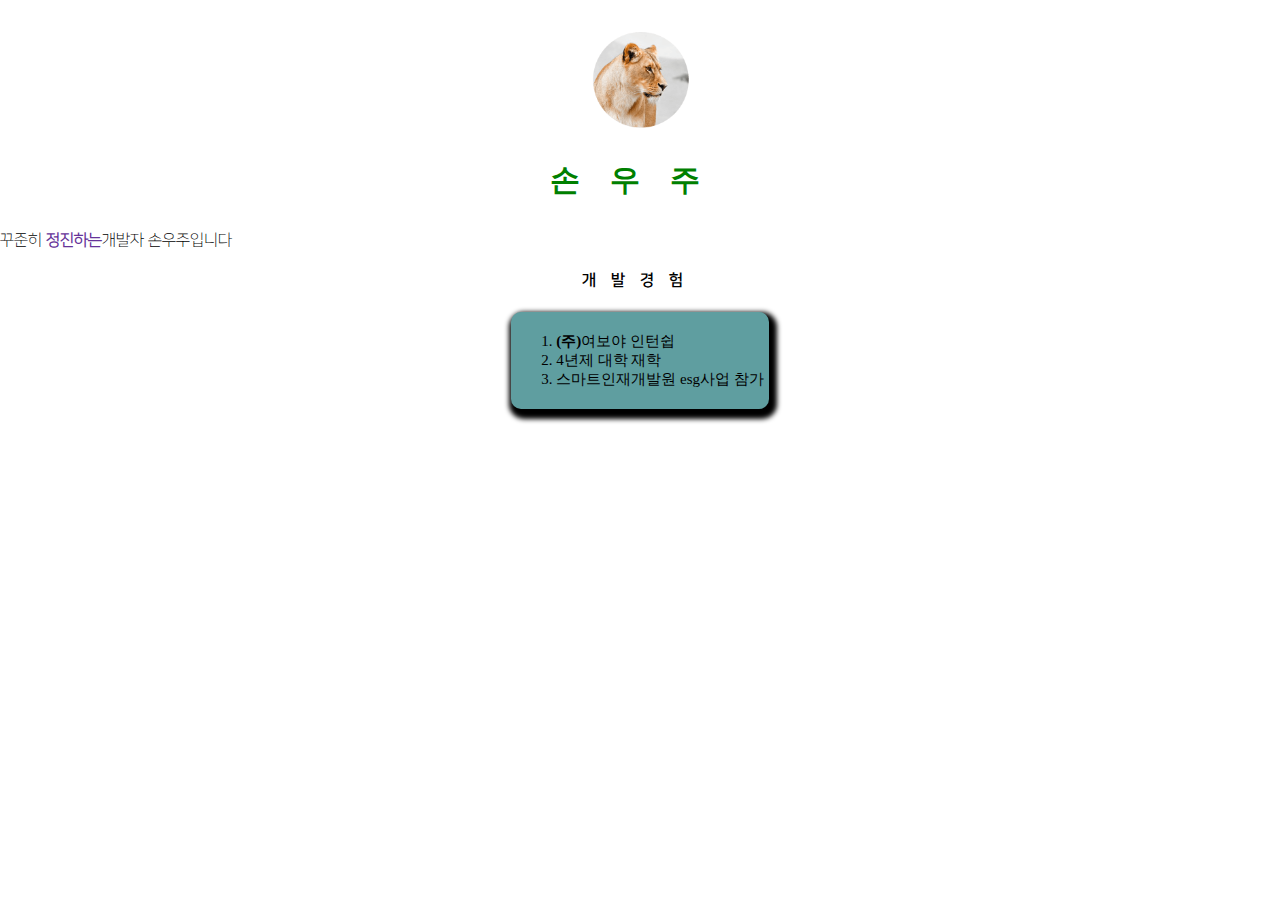
<file: index.html>
<!DOCTYPE html>
<html lang="en">
<head>
    <meta charset="UTF-8">
    <meta http-equiv="X-UA-Compatible" content="IE=edge">
    <meta name="viewport" content="width=device-width, initial-scale=1.0">
    <title>Document</title>
    <link rel="stylesheet" href="css/main.css">
</head>
<body>
<img src="lion.png" class="profile">
<h3 class="name">손우주</h3>
<p>꾸준히 <strong style="color:rebeccapurple;">정진하는</strong>개발자 손우주입니다
</p>

<h4 style="text-align: center; letter-spacing: 15px;">개발경험</h4>
<div class="box">
<ol>
    <li><strong>(주)</strong>여보야 인턴쉽</li>
    <li>4년제 대학 재학</li>
    <li>스마트인재개발원 esg사업 참가</li>
</ol>
</div>
</body>
</html>
</file>
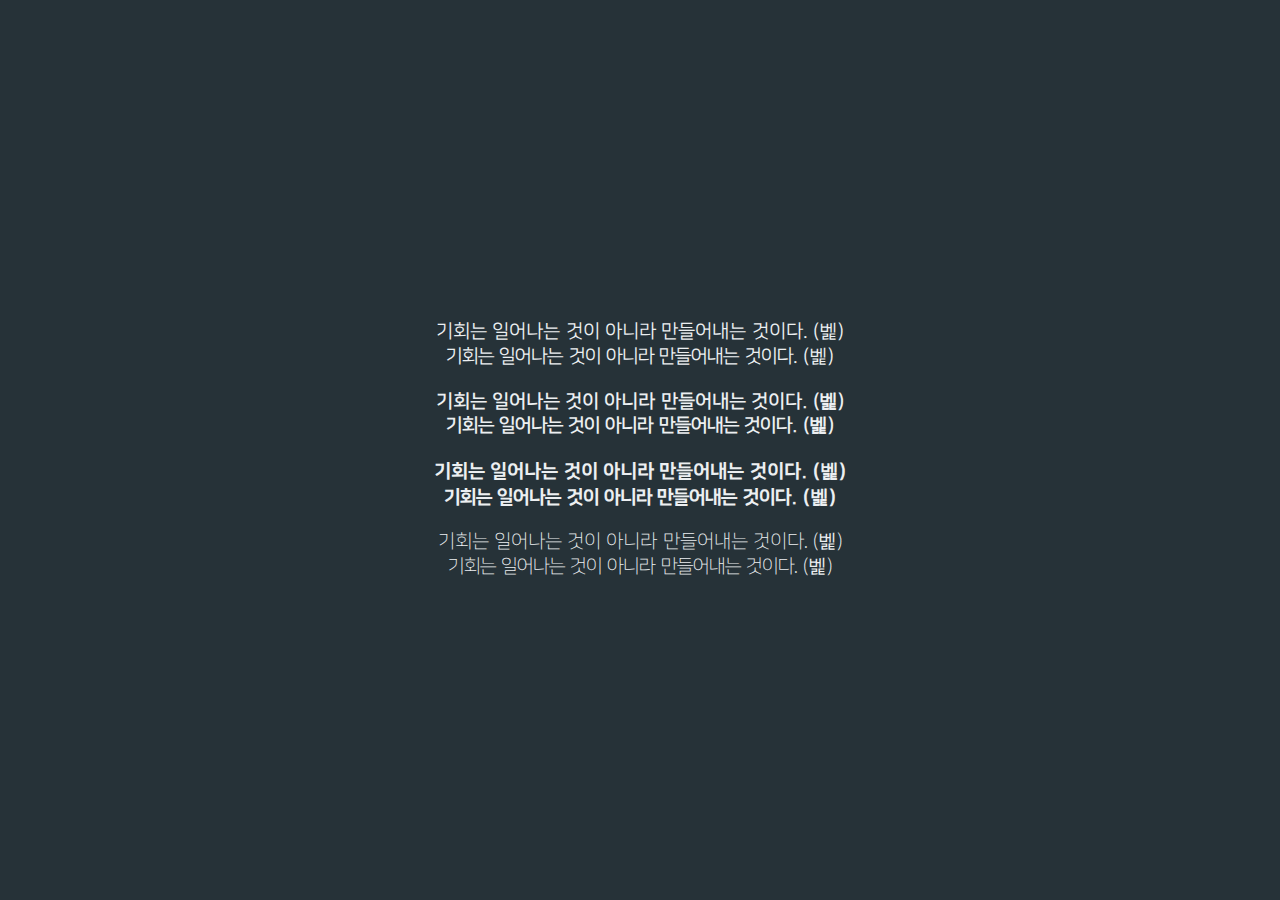
<file: font/index.html>
<!DOCTYPE html>
<html lang="ko">

<head>
  <title>나눔스퀘어 웹폰트</title>
  <meta charset="UTF-8">
  <meta name="viewport" content="width=device-width, initial-scale=1">
  <link href="nanumsquare.css" rel="stylesheet">
  <style>
    html, body{margin:0;padding:0;height:100%}
    body{background-color:#263238;font:1.2em/1.3em 'NanumSquare', sans-serif;color:#ECEFF1}
    body > div{display:table;width:100%;height:100%}
    body > div > div{display:table-cell;vertical-align:middle}
    p{text-align:center}
    p strong.extra{font-weight: 800}
    p.light{font-weight: 300}
    .ac{margin-top:-1em;font-family: 'NanumSquareAc', sans-serif !important}
</style>
</head>

<body>

  <div>
    <div>
      <p>기회는 일어나는 것이 아니라 만들어내는 것이다. (벭)</p>
      <p class="ac">기회는 일어나는 것이 아니라 만들어내는 것이다. (벭)</p>
      <p><strong>기회는 일어나는 것이 아니라 만들어내는 것이다. (벭)</strong></p>
      <p class="ac"><strong>기회는 일어나는 것이 아니라 만들어내는 것이다. (벭)</strong></p>
      <p><strong class="extra">기회는 일어나는 것이 아니라 만들어내는 것이다. (벭)</strong></p>
      <p class="ac"><strong class="extra">기회는 일어나는 것이 아니라 만들어내는 것이다. (벭)</strong></p>
      <p class="light">기회는 일어나는 것이 아니라 만들어내는 것이다. (벭)</p>
      <p class="ac light">기회는 일어나는 것이 아니라 만들어내는 것이다. (벭)</p>
    </div>
  </div>

</body>

</html>
</file>
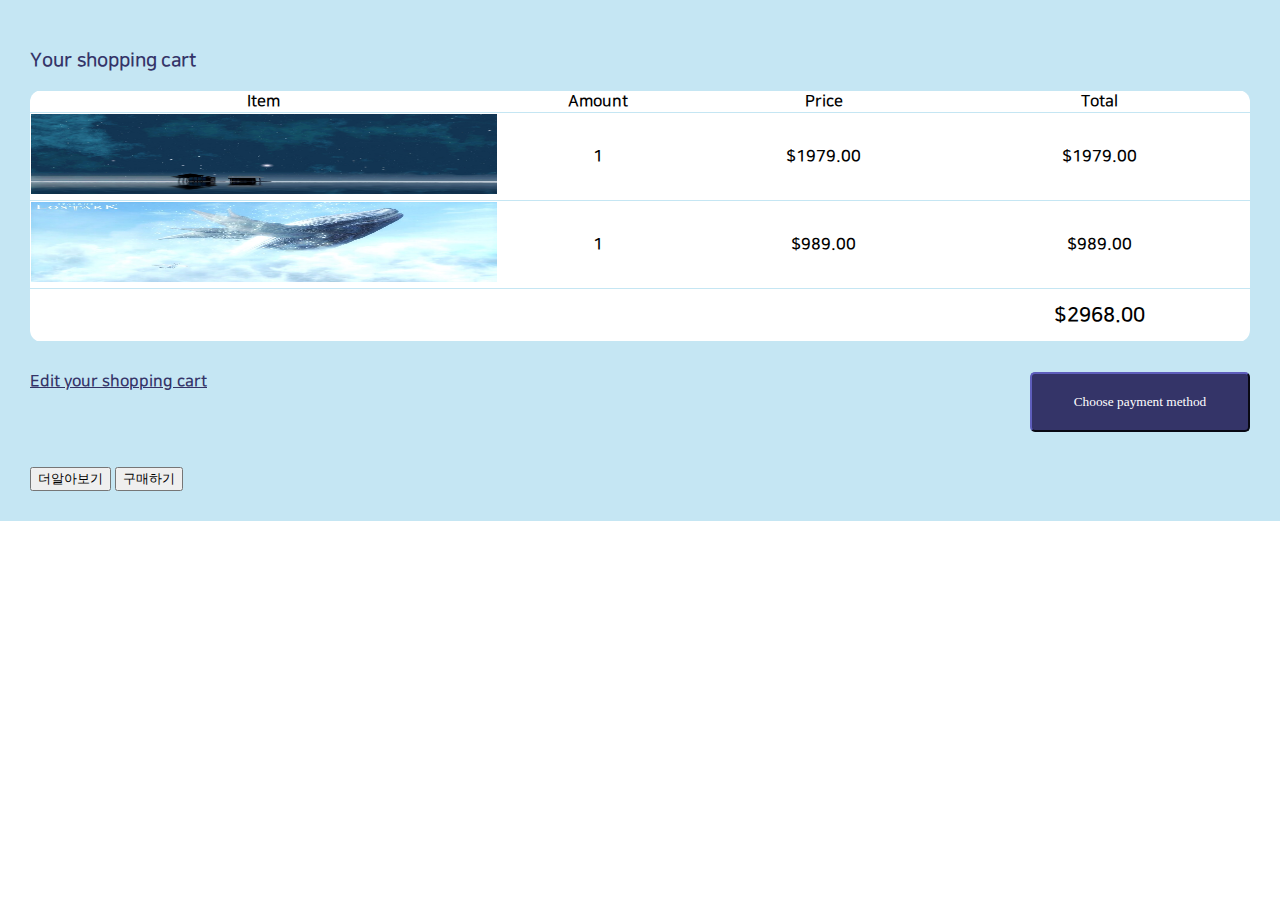
<file: cart.html>
<!DOCTYPE html>
<html lang="en">

<head>
    <meta charset="UTF-8">
    <meta http-equiv="X-UA-Compatible" content="IE=edge">
    <meta name="viewport" content="width=device-width, initial-scale=1.0">
    <title>Document</title>
    <link rel="stylesheet" href="/css/main.css">
</head>

<body>
    <div class="blue">
        <h3 style="color: rgb(52, 52, 104);">Your shopping cart</h3>

        <table class="table-work">
            <tr>
                <td>Item</td>
                <td>Amount</td>
                <td>Price</td>
                <td>Total</td>
            </tr>
            <tr>
                <td><img src="img/HZbp05D.jpg" style="height: 80px; width: 100%;"></td>
                <td>1</td>
                <td>$1979.00</td>
                <td>$1979.00</td>
            </tr>
            <tr>
                <td><img src="img/i14510618501.jpg" style="height: 80px; width: 100%;"></td>
                <td>1</td>
                <td>$989.00</td>
                <td>$989.00</td>
            </tr>
            <tr>
                <td></td>
                <td></td>
                <td></td>
                <td style="font-size: 20px; height: 50px;">$2968.00</td>
            </tr>
        </table>
        <div class="dddd">
            <a href="" style="color: rgb(52, 52, 104);">Edit your shopping cart</a>
            <button class="btn3">Choose payment method</button>
        </div>
        <br>
        <br>
        <br>
        <br>
        <button class="">더알아보기</button>
        <button class="">구매하기</button>
    </div>

</body>

</html>
</file>
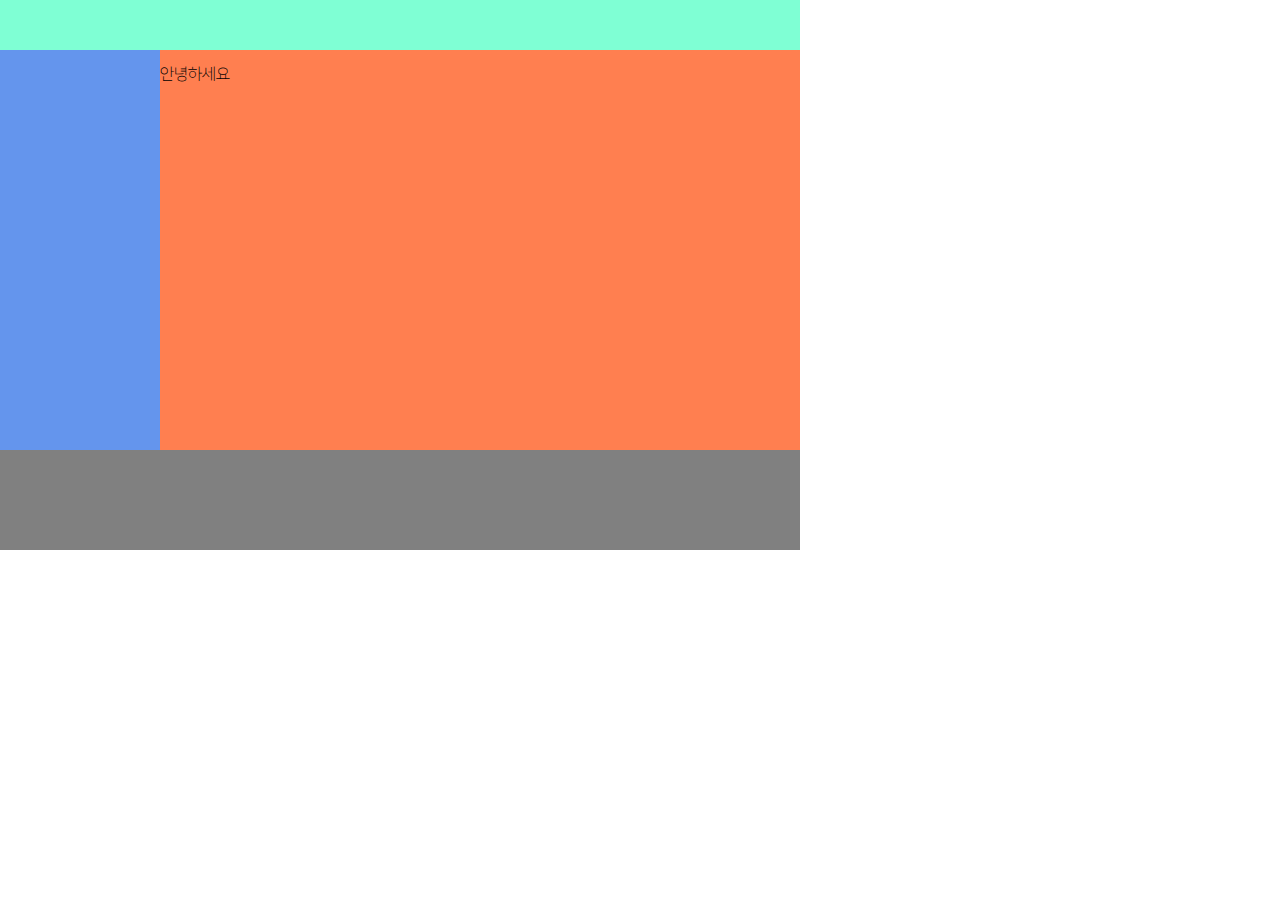
<file: layout01.html>
<!DOCTYPE html>
<html lang="en">
<head>
    <meta charset="UTF-8">
    <meta http-equiv="X-UA-Compatible" content="IE=edge">
    <meta name="viewport" content="width=device-width, initial-scale=1.0">
    <title>Document</title>
    <link rel="stylesheet" href="css/main.css">
</head>
<body>
    <div class="container">
        <div class="header">
        </div>
        <div class="left"></div><div class="right"><p>안녕하세요</p></div>
        <div class="footer"></div>
    </div>
</body>
</html>
</file>
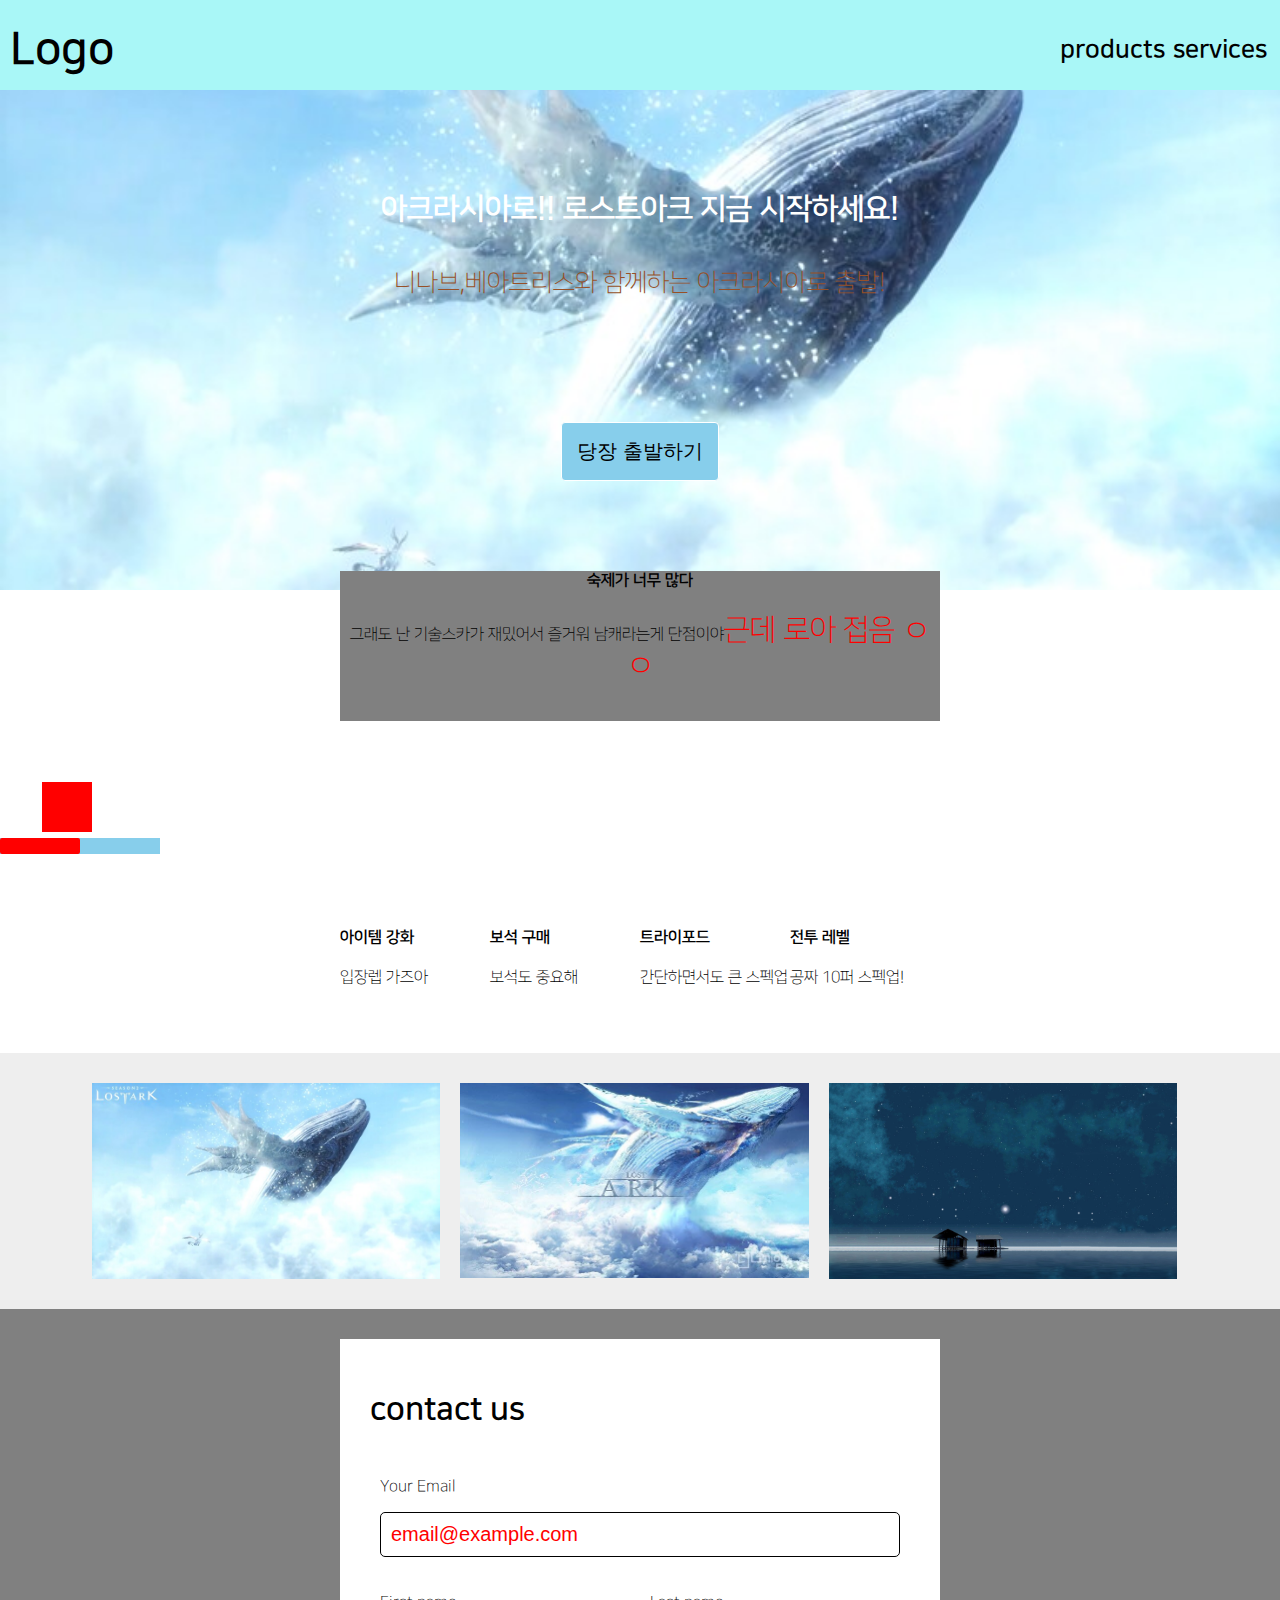
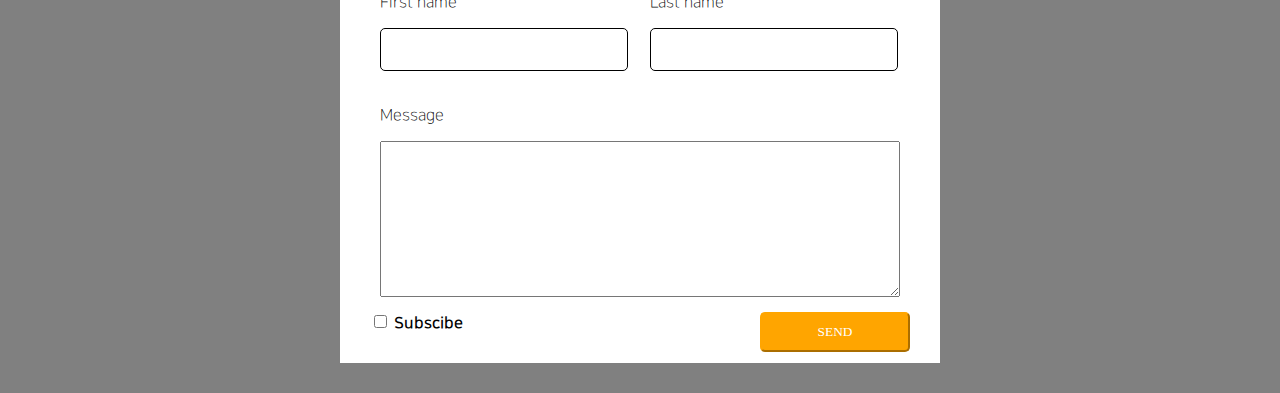
<file: layout2.html>
<!DOCTYPE html>
<html lang="en">

<head>
    <meta charset="UTF-8">
    <meta http-equiv="X-UA-Compatible" content="IE=edge">
    <meta name="viewport" content="width=device-width, initial-scale=1.0">
    <title>Document</title>
    <link rel="stylesheet" href="css/main.css">
    <link rel="stylesheet" href="fontawesome-free-5.15.4-web/css/all.css">
    <link rel="stylesheet" href="https://cdnjs.cloudflare.com/ajax/libs/font-awesome/6.4.0/css/all.min.css" integrity="sha512-iecdLmaskl7CVkqkXNQ/ZH/XLlvWZOJyj7Yy7tcenmpD1ypASozpmT/E0iPtmFIB46ZmdtAc9eNBvH0H/ZpiBw==" crossorigin="anonymous" referrerpolicy="no-referrer" />
    <link rel="stylesheet" href="css/main2.css">
</head>

<body style="margin: 0px;">
    <nav class="flex-container">
        <div class="flex-item" style="font-size: 45px;">Logo</div>
        <div class="flex-item" style="flex-grow: 2;"></div>
        <div class="flex-item">products</div>
        <div class="flex-item">services</div>
    </nav>

    <div class="main-background">
        <h4 class="main-title">아크라시아로!! 로스트아크 지금 시작하세요!</h4>
        <p class="sub-title custom ">니나브,베아트리스와 함께하는 아크라시아로 출발!</p>
        <button class="btn-one" onclick="window.open('index.html')">당장 출발하기</button>
    </div>


    <div class="sub-background">
        <h4>숙제가 너무 많다</h4>
        <p class="pseudo">그래도 난 기술스카가 재밌어서 즐거워 남캐라는게 단점이야</p>
    </div>
    <br>
    <!-- <input type="file">
    <input placeholder="안녕하세요"> -->
    <input type="range">
    <br>
    <progress value="0.5"></progress>
    <nav class="nav-container">
        <div class="nav-item">
            <i class="fa-sharp fa-solid fa-cart-shopping"></i>            
            <h4>아이템 강화</h4>
            <p>입장렙 가즈아</p>
        </div>
        <div class="nav-item">
            <i class="fa-sharp fa-solid fa-cart-shopping"></i> 
            <h4>보석 구매</h4>
            <p>보석도 중요해</p>
        </div>
        <div class="nav-item">
            <i class="fa-sharp fa-solid fa-cart-shopping"></i> 
            <h4>트라이포드</h4>
            <p>간단하면서도 큰 스펙업</p>
        </div>
        <div class="nav-item">
            <i class="fa-sharp fa-solid fa-cart-shopping"></i> 
            <h4>전투 레벨</h4>
            <p>공짜 10퍼 스펙업!</p>
        </div>
        
    </nav>
    <div class="shop-bg">
        <div class="shop-container">
            <div class="shop-item">
                <div style="position: relative;">
                <div class="overlay-wrap">
                <div class="overlay-black"><p>60$</p></div>
                </div>
                <img src="./img/i14510618501.jpg">
                </div>
            </div>
            <div class="shop-item">
                <img src="./img/i15269551006.jpg">
            </div>
            <div class="shop-item">
                <img src="./img/HZbp05D.jpg">
            </div>

        </div>

    </div>
    <div class="black">
        <div class="fo1">
            <h1>contact us</h1>
            <form action="">
                <div class="ss1">
                    <p>Your Email</p>
                    <input class="email" type="text" placeholder="email@example.com">
                </div>
                <div class="name1">
                    <p>First name</p>
                    <input type="text" class="name2">
                </div>
                <div class="name1">
                    <p>Last name</p>
                    <input type="text" class="name2">
                </div>
                <div style="clear: both;"></div>
                <div class="mb">
                    <p>Message</p>
                    <textarea class="sm" cols="30" rows="10"></textarea>
                </div>
                <input type="checkbox" id="sub">
                <label for="sub">Subscibe</label>
                <button type="submit" class="btn2">SEND</button>
            </form>
        </div>
    </div>
</body>

</html>
</file>
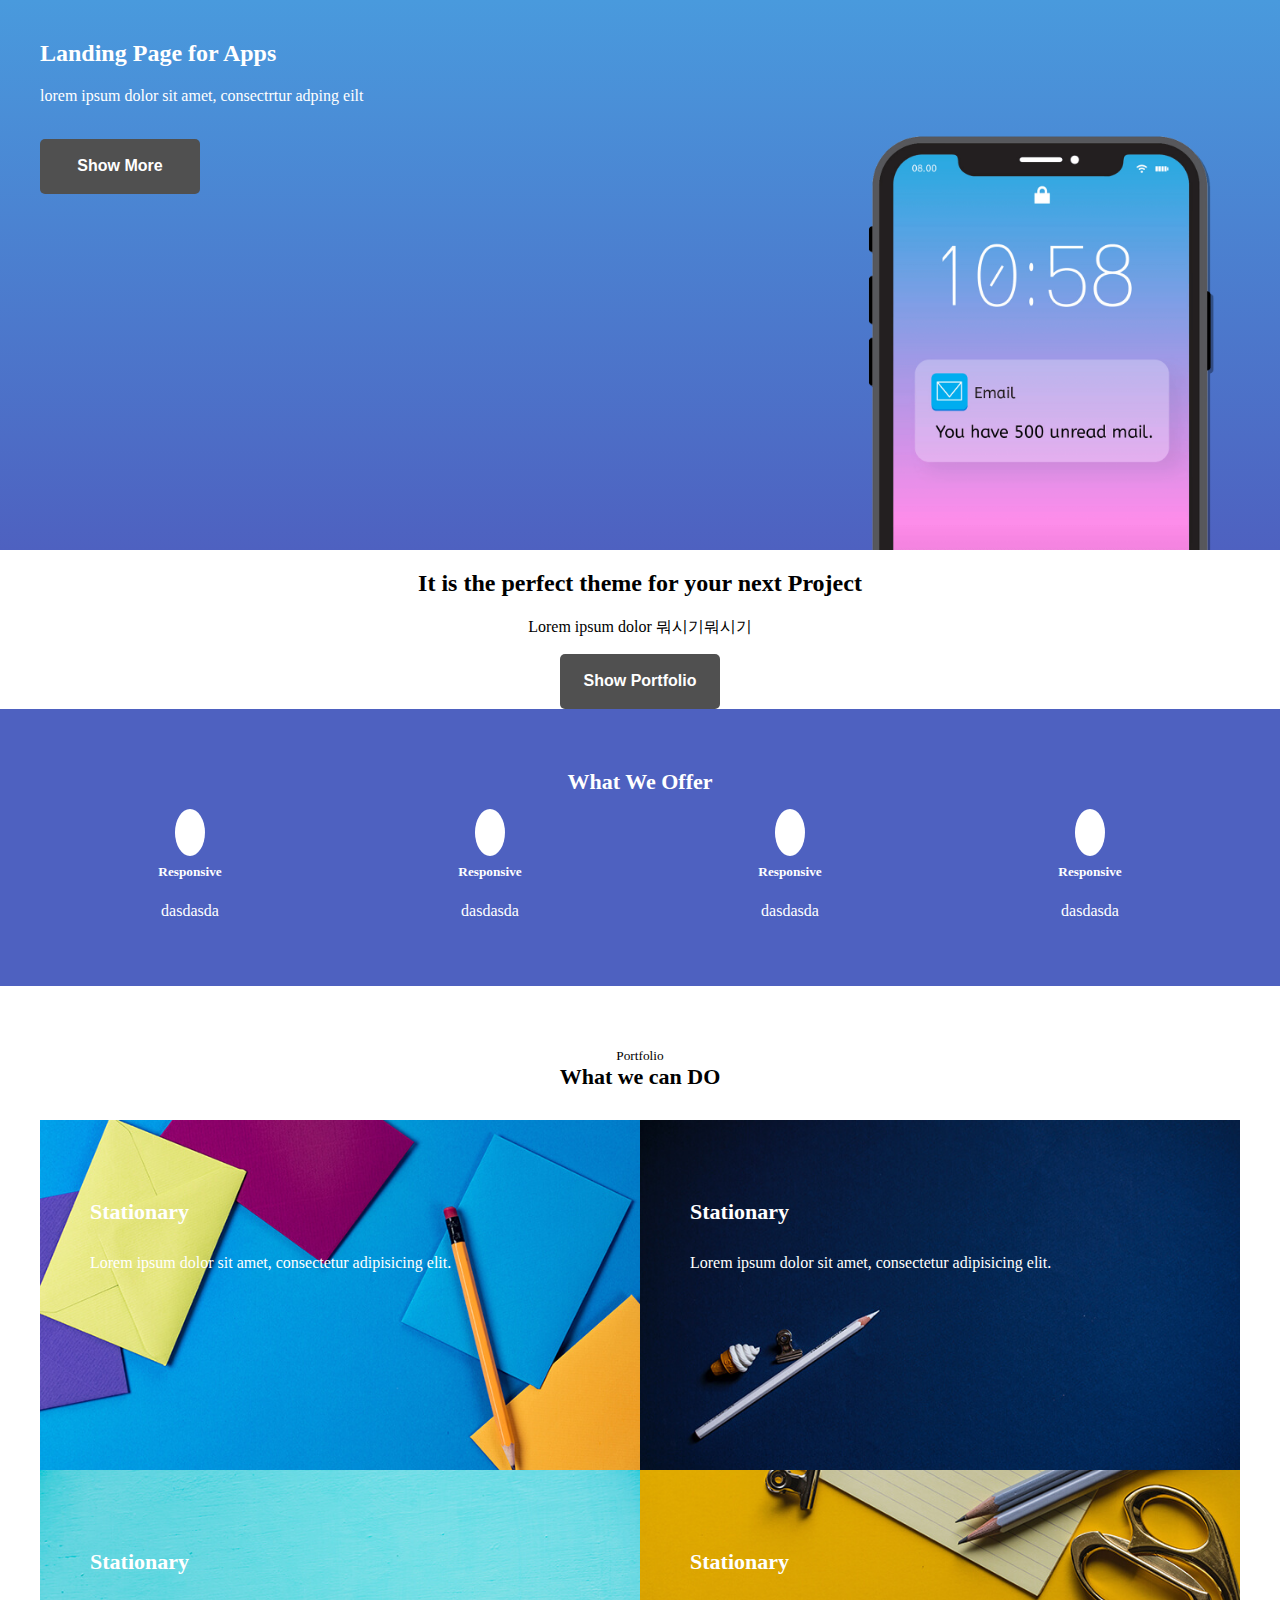
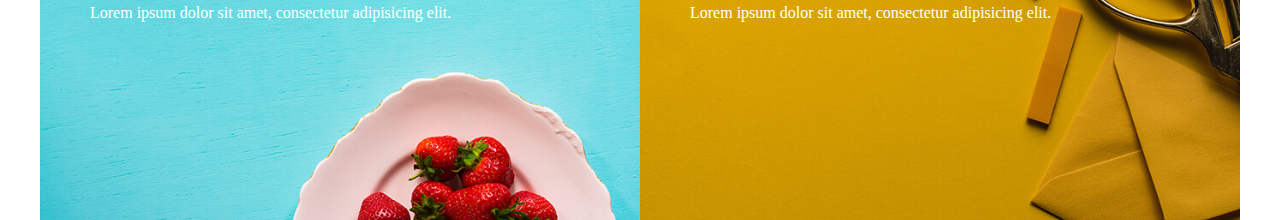
<file: port.html>
<!DOCTYPE html>
<html lang="en">
<head>
    <meta charset="UTF-8">
    <meta http-equiv="X-UA-Compatible" content="IE=edge">
    <meta name="viewport" content="width=device-width, initial-scale=1.0">
    <title>Document</title>
    <link rel="stylesheet" href="./css/port.css">
    <link rel="stylesheet" href="https://cdnjs.cloudflare.com/ajax/libs/font-awesome/6.4.0/css/all.min.css" integrity="sha512-iecdLmaskl7CVkqkXNQ/ZH/XLlvWZOJyj7Yy7tcenmpD1ypASozpmT/E0iPtmFIB46ZmdtAc9eNBvH0H/ZpiBw==" crossorigin="anonymous" referrerpolicy="no-referrer" />

</head>
<body>
<div class="main-background">
    <div class="main-container">
        <div class="main-font">
        <h2>Landing Page for Apps</h2>
        <p>lorem ipsum dolor sit amet, consectrtur adping eilt</p><br>

        <button class="main-btn">Show More</button>
        </div>
        <img src="img/iphone.png" class="main-iphone">
    </div>
    <div style="float: none; clear: both;"></div>
</div>
<div class="white-background">
    <h2>It is the perfect theme for your next Project</h2>
    <p>Lorem ipsum dolor 뭐시기뭐시기</p>
    <button class="main-btn">Show Portfolio</button>
<div class="i-background">
    <div class="main-container">
        <h4 style="margin-top: 0;">What We Offer</h4>
    <div class="i-item">
        <div>
            <i class="fa fa-mobile fa-4x"></i>            
            <h5>Responsive</h5>
            <p>dasdasda</p>
        </div>
        <div>
            <i class="fa fa-flask fa-3x"></i>            
            <h5>Responsive</h5>
            <p>dasdasda</p>
        </div>
        <div>
            <i class="fa fa-flask fa-3x"></i>            
            <h5>Responsive</h5>
            <p>dasdasda</p>
        </div>
        <div>
            <i class="fa fa-flask fa-3x"></i>            
            <h5>Responsive</h5>
            <p>dasdasda</p>
        </div>

    </div>
  
</div>
</div>
<div class="portfolio">
    <small>Portfolio</small>
    <h4 style="margin-top: 0;">What we can DO</h4>
    <div class="portfolio-container">
      <div class="portfolio-item1">
        <div class="white-box"></div>
        <div class="portfolio-text">
          <h4>Stationary</h4>
          <p>Lorem ipsum dolor sit amet, consectetur adipisicing elit.</p>
        </div>
      </div>
      <div class="portfolio-item1" style="background-image: url(./img/portfolio-2.jpg)">
        <div class="white-box"></div>
        <div class="portfolio-text">
          <h4>Stationary</h4>
          <p>Lorem ipsum dolor sit amet, consectetur adipisicing elit.</p>
        </div>
      </div>
      <div class="portfolio-item1" style="background-image: url(./img/portfolio-3.jpg)">
        <div class="white-box"></div>
        <div class="portfolio-text">
          <h4>Stationary</h4>
          <p>Lorem ipsum dolor sit amet, consectetur adipisicing elit.</p>
        </div>
      </div>
      <div class="portfolio-item1" style="background-image: url(./img/portfolio-4.jpg)">
        <div class="white-box"></div>
        <div class="portfolio-text">
          <h4>Stationary</h4>
          <p>Lorem ipsum dolor sit amet, consectetur adipisicing elit.</p>
        </div>
      </div>
      
      
    </div>
  </div>
<div style="clear: both;"></div>
</body>
</html>
</file>
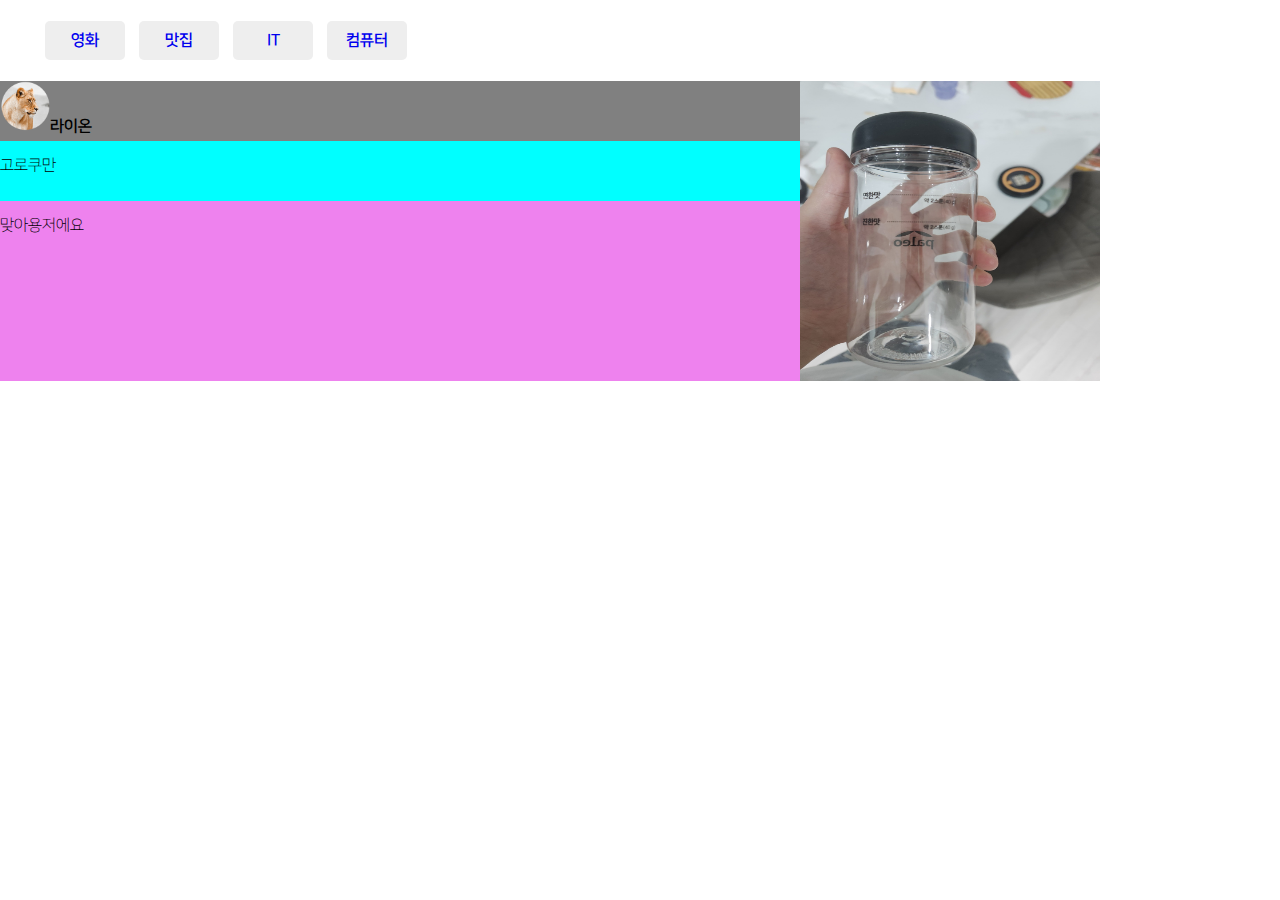
<file: test.html>
<!DOCTYPE html>
<html lang="en">
<head>
    <meta charset="UTF-8">
    <meta http-equiv="X-UA-Compatible" content="IE=edge">
    <meta name="viewport" content="width=device-width, initial-scale=1.0">
    <title>Document</title>
    <link rel="stylesheet" href="css/main.css">
</head>
<body>
    <nav>
        <ul class="navbar">
            <li><a href="#">영화</a></li>
            <li><a href="#">맛집</a></li>
            <li><a href="#">IT</a></li>
            <li><a href="#">컴퓨터</a></li>
        </ul>
    </nav>
    <!-- 아이디 타이틀 내용 들어 갈 div -->
    <div class="con1"><div class="id"><img src="lion.png" style="height: 50px; width: 50px;"><span>라이온</span></div><div class="t1"><p>고로쿠만</p></div><div class="content"><p>맞아용저에요</p></div></div><!--사진 들어갈 공간  
    --><div class="pn1"><img src="KakaoTalk_20230304_214534521.jpg" style="height: 100%; width: 100%;" ></div>
</body>
</html>
</file>
<file: css/main.css>
.profile {
    width: 100px;
    margin-top: 30px;
    display: block;
    margin-left: auto;
    margin-right: auto;
}

.name {
    font-size: 30px;
    font-family: 'gulim';
    color: green;
    letter-spacing: 30px;
    text-align: center;
}

.box {
    background-color: cadetblue;
    margin-bottom: 3px;
    padding: 5px;

    border-radius: 10px;
    display: table;
    margin-left: auto;
    margin-right: auto;
    font-size: 15px;
    font-family: gulim;
    box-shadow: 3px 5px 5px 5px;
}

.container {
    width: 800px;

}

.header {
    width: 100%;
    height: 50px;
    background-color: aquamarine;
}

.left {
    width: 20%;
    height: 400px;
    background-color: cornflowerblue;
    /* float: left; */
    display: inline-block;
    vertical-align: top;
}

.right {
    width: 80%;
    height: 400px;
    background-color: coral;
    /* float: left; */
    display: inline-block;
    /* inline - block  = 내 크기만큼 차지한다 */


}

.footer {
    width: 100%;
    height: 100px;
    background-color: gray;
    /* clear: both; */

}

.con1 {
    width: 800px;
    height: 300px;
    display: inline-block;
    vertical-align: top;
}

.con1>div>p {
    text-align: left;


}

.id {
    width: 100%;
    height: 20%;
    background-color: gray;
}

.t1 {
    width: 100%;
    height: 20%;
    display: inline-block;
    background-color: aqua;
    justify-content: left;

}

.content {
    width: 100%;
    height: 60%;
    display: inline-block;
    background-color: violet;
}

.pn1 {
    width: 300px;
    height: 300px;
    display: inline-block;

    background-color: red;

}

.navbar li {
    display: inline-block;
    width: 60px;
    text-align: center;
    background: #eee;
    border-radius: 5px;
    padding: 10px;
    margin: 5px;

}

.navbar a {
    font-size: 16px;
    text-decoration: none;
}

.main-background {
    width: 100%;
    height: 500px;
    background-image: url(../img/i14510618501.jpg);
    background-size: cover;
    background-repeat: no-repeat;
    background-position: center;
    padding: 1px;
}

.main-title {
    color: white;
    font-size: 30px;
    margin-top: 100px;
    text-align: center;
}

.sub-title {
    color: white;
    font-size: 25px;
    text-align: center;
}

.btn-one {
    border: 1px solid white;
    background-color: skyblue;
    border-radius: 4px;
    padding: 15px;
    font-size: 20px;
    position: relative;
    top: 100px;
    margin: auto;
    display: block;
    z-index: 5;

}

.sub-background {
    width: 80%;
    max-width: 600px;
    height: 150px;
    text-align: center;
    background-color: gray;
    position: relative;
    margin: auto;
    top: -40px;
    z-index: 1;
}

div {
    box-sizing: border-box;
}

.black {
    background-color: gray;
    padding: 30px;
}

.fo1 {
    padding: 30px;
    width: 80%;
    max-width: 600px;
    margin: auto;
    background-color: white;
}

text {
    box-sizing: border-box;
}

input {
    box-sizing: border-box;
}

textarea {
    box-sizing: border-box;
}
div{
    box-sizing: border-box;
}
.email {
    width: 100%;
    padding: 10px;
    font-size: 20px;
    border: 1px solid black;
    border-radius: 5px;
    box-sizing: border-box;
}

.name1 {
    width: 50%;
    float: left;
    padding: 10px;
    

}
.name2 {
    padding: 10px;
    font-size: 1.1rem;
    border: 1px solid black;
    border-radius: 5px;
}


.ss1 {
    width: 100%;
    padding: 10px;
}



.mb {
    width: 100%;
    padding: 10px;
}

.sm {
    width: 100%;

}

.btn2 {
    padding: 10px;
    float: right;
    background-color: orange;
    border-color: orange;
    border-radius: 5px;
    width: 150px;
    color: white;
    font-family: gulim;
}

td,
th {
    border: 1px solid black;
}

table {
    border-collapse: collapse;
}

.blue {
    background-color: rgb(197, 230, 243);
    margin: auto;
    display: block;
    padding: 30px;
}

.white {
    padding: 30px;
    width: 90%;
    height: 80%;

    margin: auto;
    background-color: white;
}

table {
    border-top: 1px solid rgb(197, 230, 243);
    border-collapse: collapse;
    padding: 10px;
}

.table-work {
    width: 100%;
    background-color: white;
    border-collapse: collapse;
    border-radius: 12px;
    padding: 5px;
    text-align: center;
    vertical-align: auto;

}

table,
tr,
td {
    border-left: none;
    border-right: none;
    border-color: rgb(197, 230, 243);
    ;


}

table {
    border: none;
}

.btn3 {
    float: right;
    padding: 20px;
    background-color: rgb(52, 52, 104);
    border-color: rgb(52, 52, 104);
    border-radius: 5px;
    width: 220px;
    color: white;
    font-family: gulim;
    cursor: pointer;
}

.btn3:hover {
    background-color: rgb(32, 32, 63);
}

.btn3:focus {
    background-color: rgb(66, 66, 71);
}

.btn3:active {
    background-color: rgb(140, 140, 196);
}

.dddd {
    margin-top: 30px;

}

@font-face {
    font-family: '이쁜포트';
    src: url(../font/NanumSquareAcB.woff);
}
@font-face {
    font-family: '얇은거';
    src: url(../font/NanumSquareAcL.woff);
}

body {
    margin: 0px;
    font-family: '이쁜포트';

}

.flex-container {
    display: flex;

    justify-content: center;
    /* flex-direction: column; */
    /* column 세로 , row 가로 */
    /* flex-wrap: wrap; */
    align-items: center;
    background-color: rgb(169, 247, 247);
    padding: 5px;
}

.flex-item {
    width: 100px;
    height: 70px;
    margin: 5px;
    text-align: center;
    vertical-align: auto;
    font-size: 25px;
    line-height: 80px;
}
.nav-container{
    width: 80%;
    max-width: 600px;
    margin: auto;
    margin-top: 50px;
    margin-bottom: 50px;

}
.input-file::file-selector-button{
    background: skyblue;
    border: none;
    padding: 20px;
}
.input-file::file-selector-button:hover{
  background: blue;
}
input[type=file]::-webkit-file-upload-button{
    background: skyblue;
    border: none;

}
input[type=range] {
    appearance: none;
}
input[type=range]::-webkit-slider-thumb{
    appearance: none; 
    /* 기본 스타일을 적용하지 말아라  */
    background-color: red;
    width: 50px;
    height: 50px;
    
}
input::-webkit-input-placeholder{
    color: red;
}
progress {
    /*기본 배경은 없애기*/
    -webkit-appearance: none;
    -moz-appearance : none;
    appearance: none;
    background: skyblue;
  /* IE10 호환성용 */
    color: red;
  }
  progress::-webkit-progress-bar {
    background-color: skyblue;
    border-radius: 2px;
  }
  progress::-webkit-progress-value {
    background-color: red;
    border-radius: 2px;
  }
  
  /*파이어폭스 호환성을 위해*/
  progress::-moz-progress-bar {
    background-color: red;
    border-radius: 2px;
  }
.nav-container::after{
    content:'';
    display: block;
    clear: both;
    float: none;

}
.nav-item {
    float: left;
    width: 25%;

}
p{
    font-family: '얇은거';
}
.nav-container i{
    background-color: burlywood;
    width: 100px;
    height: 100px;
    border-radius: 50px;
    padding-top: 25px;
    box-sizing: border-box;
    color: white;
    margin-top: 20px;
}
.shop-bg{
    background-color: #eee;
    padding: 20px;

}
.shop-container {
    display: flex;
    width: 90%;
    margin: auto;
}
.shop-item{
    width: 33%;
    padding: 10px;   
}
.shop-item img{
    width:100%;
    display: block;
}
.overlay{
    position: absolute;
    width: 100%;
    height: 100%;
    background:rgba(0, 0, 0, 0.5);
    opacity: 0;
    transition: all 1s;
    transform-style: inherit;

}
.overlay-black {
    width: 100%;
    height: 100%;
    background-color: rgba(0, 0, 0, 0.3);
    margin-top: 100%;
    transition: all 1s;
}
.overlay:hover{
    opacity: 1;
  
}
.overlay-wrap{
    position: absolute;
    width: 100%;
    height: 100%;
    overflow: hidden;
}
.overlay-wrap:hover .overlay-black{
    margin-top: 30%;

}
.custom{
    color: green;
}
.pseudo::after {
    color:red;
    font-size: 30px;
    content: '근데 로아 접음 ㅇㅇ';
    
}

@media screen and (max-width:1200px) {
    .main-title{
        font-size: 30px;
    }
    .nav-item{
        width: 50%;
    }
 
    
}

@media screen and (max-width:992px) {
    .main-title{
        font-size: 30px;
    }
    .nav-item{
        width: 48vw;
    }
 
    
}



@media screen and (max-width: 576px) {
    .main-title{
        font-size: 20px;
    }
    .nav-item{
        width:100vw;
    }
   
   
}
</file>
<file: font/nanumsquare.css>
@font-face {
 font-family: 'NanumSquare';
 font-weight: 400;
 src: url(NanumSquareR.eot);
 src: local('☺'),
      url(NanumSquareR.eot?#iefix) format('embedded-opentype'),
      url(NanumSquareR.woff2) format('woff2'),
      url(NanumSquareR.woff) format('woff'),
      url(NanumSquareR.ttf) format('truetype');
}
@font-face {
 font-family: 'NanumSquare';
 font-weight: 700;
 src: url(NanumSquareB.eot);
 src: local('☺'),
      url(NanumSquareB.eot?#iefix) format('embedded-opentype'),
      url(NanumSquareB.woff2) format('woff2'),
      url(NanumSquareB.woff) format('woff'),
      url(NanumSquareB.ttf) format('truetype');
}
@font-face {
 font-family: 'NanumSquare';
 font-weight: 800;
 src: url(NanumSquareEB.eot);
 src: local('☺'),
      url(NanumSquareEB.eot?#iefix) format('embedded-opentype'),
      url(NanumSquareEB.woff2) format('woff2'),
      url(NanumSquareEB.woff) format('woff'),
      url(NanumSquareEB.ttf) format('truetype');
}
@font-face {
 font-family: 'NanumSquare';
 font-weight: 300;
 src: url(NanumSquareL.eot);
 src: local('☺'),
      url(NanumSquareL.eot?#iefix) format('embedded-opentype'),
      url(NanumSquareL.woff2) format('woff2'),
      url(NanumSquareL.woff) format('woff'),
      url(NanumSquareL.ttf) format('truetype');
}
/* AC */
@font-face {
 font-family: 'NanumSquareAc';
 font-weight: 400;
 src: url(NanumSquareAcR.eot);
 src: local('☺'),
      url(NanumSquareAcR.eot?#iefix) format('embedded-opentype'),
      url(NanumSquareAcR.woff2) format('woff2'),
      url(NanumSquareAcR.woff) format('woff'),
      url(NanumSquareAcR.ttf) format('truetype');
}
@font-face {
 font-family: 'NanumSquareAc';
 font-weight: 700;
 src: url(NanumSquareAcB.eot);
 src: local('☺'),
      url(NanumSquareAcB.eot?#iefix) format('embedded-opentype'),
      url(NanumSquareAcB.woff2) format('woff2'),
      url(NanumSquareAcB.woff) format('woff'),
      url(NanumSquareAcB.ttf) format('truetype');
}
@font-face {
 font-family: 'NanumSquareAc';
 font-weight: 800;
 src: url(NanumSquareAcEB.eot);
 src: local('☺'),
      url(NanumSquareAcEB.eot?#iefix) format('embedded-opentype'),
      url(NanumSquareAcEB.woff2) format('woff2'),
      url(NanumSquareAcEB.woff) format('woff'),
      url(NanumSquareAcEB.ttf) format('truetype');
}
@font-face {
 font-family: 'NanumSquareAc';
 font-weight: 300;
 src: url(NanumSquareAcL.eot);
 src: local('☺'),
      url(NanumSquareAcL.eot?#iefix) format('embedded-opentype'),
      url(NanumSquareAcL.woff2) format('woff2'),
      url(NanumSquareAcL.woff) format('woff'),
      url(NanumSquareAcL.ttf) format('truetype');
}
</file>
<file: css/main2.css>
.custom {
    color: rgb(151, 81, 40);
}
</file>
<file: css/port.css>
body {
    margin: 0;
  }
  div {
    box-sizing: border-box;
  }
  h1 {
    font-size: 30px;
  }
  h4 {
    font-size: 22px;
  }
.main-background {
    background-image: linear-gradient(to bottom, #499add, #4e61c0);
    height: 550px;
    padding: 20px;
    color: white;
    
}
.main-container{
    max-width: 1200px;
    margin: auto;
}

.main-iphone {
    width: 400px;
    float: right;
    margin-top: 95px;
    
}
.main-font {

    float: left;
}
.main-btn {
    padding: 15px 20px;
    font-weight: 600;
    font-size: 16px;
    border: none;
    background: rgb(80, 80, 80); 
    border-radius: 5px;
    width: 160px;
    height: 55px;
    color: white;
    cursor: pointer;
}
.main-btn:hover {
    background: rgb(59, 59, 59); 
}
.main-btn:active {
    background:  rgb(34, 34, 34); ;
}
.white-background {

    text-align: center;
}
.i-background {
    background-color: #4e61c0;
    width: 100%;
    color: white;
    text-align: center;
    padding: 60px 30px 50px 30px;
  }

.i-item{
    display: flex;
}
.i-item div {
    width: 25%;
}
.i-item i {
    background: white;
    color: #4e61c0;
    width: 100px;
    height: 100px;
    border-radius: 50%;
    box-sizing: border-box;
    padding: 15px;

}
.portfolio {
    padding-top: 60px;
    padding-bottom: 60px;
    text-align: center;
  }
  .portfolio-item1 {
    position: relative;
    background-image: url(../img/portfolio-1.jpg);
    width: 50%;
    height: 350px;
    background-size: cover;
    float: left;
  }
  .portfolio-container {
    text-align: left;
    max-width: 1200px;
    margin: auto;
  }
  .portfolio-text {
    color: white;
    padding: 50px;
    width: 100%;
  }
  
  
  
  
  
  .white-box {
    position: absolute;
    width: 100%;
    height: 100%;
    border : 0px solid white;
    transition: border 0.5s;
  }
  
  .white-box:hover {
    border : 30px solid white;
  }
@media screen and (max-width : 992px) {
    .main-iphone {
      width: 260px;
      float: none;
      margin: auto;
      display: block;
      margin-top: 42px;
    }
    .main-font {
      float: none;
      margin-top: 30px;
      text-align: center;
    }
    .i-item {
        display: flex;
        flex-direction: column;
    }
    .i-item div{
        width: 100%;
    }
  }
</file>
